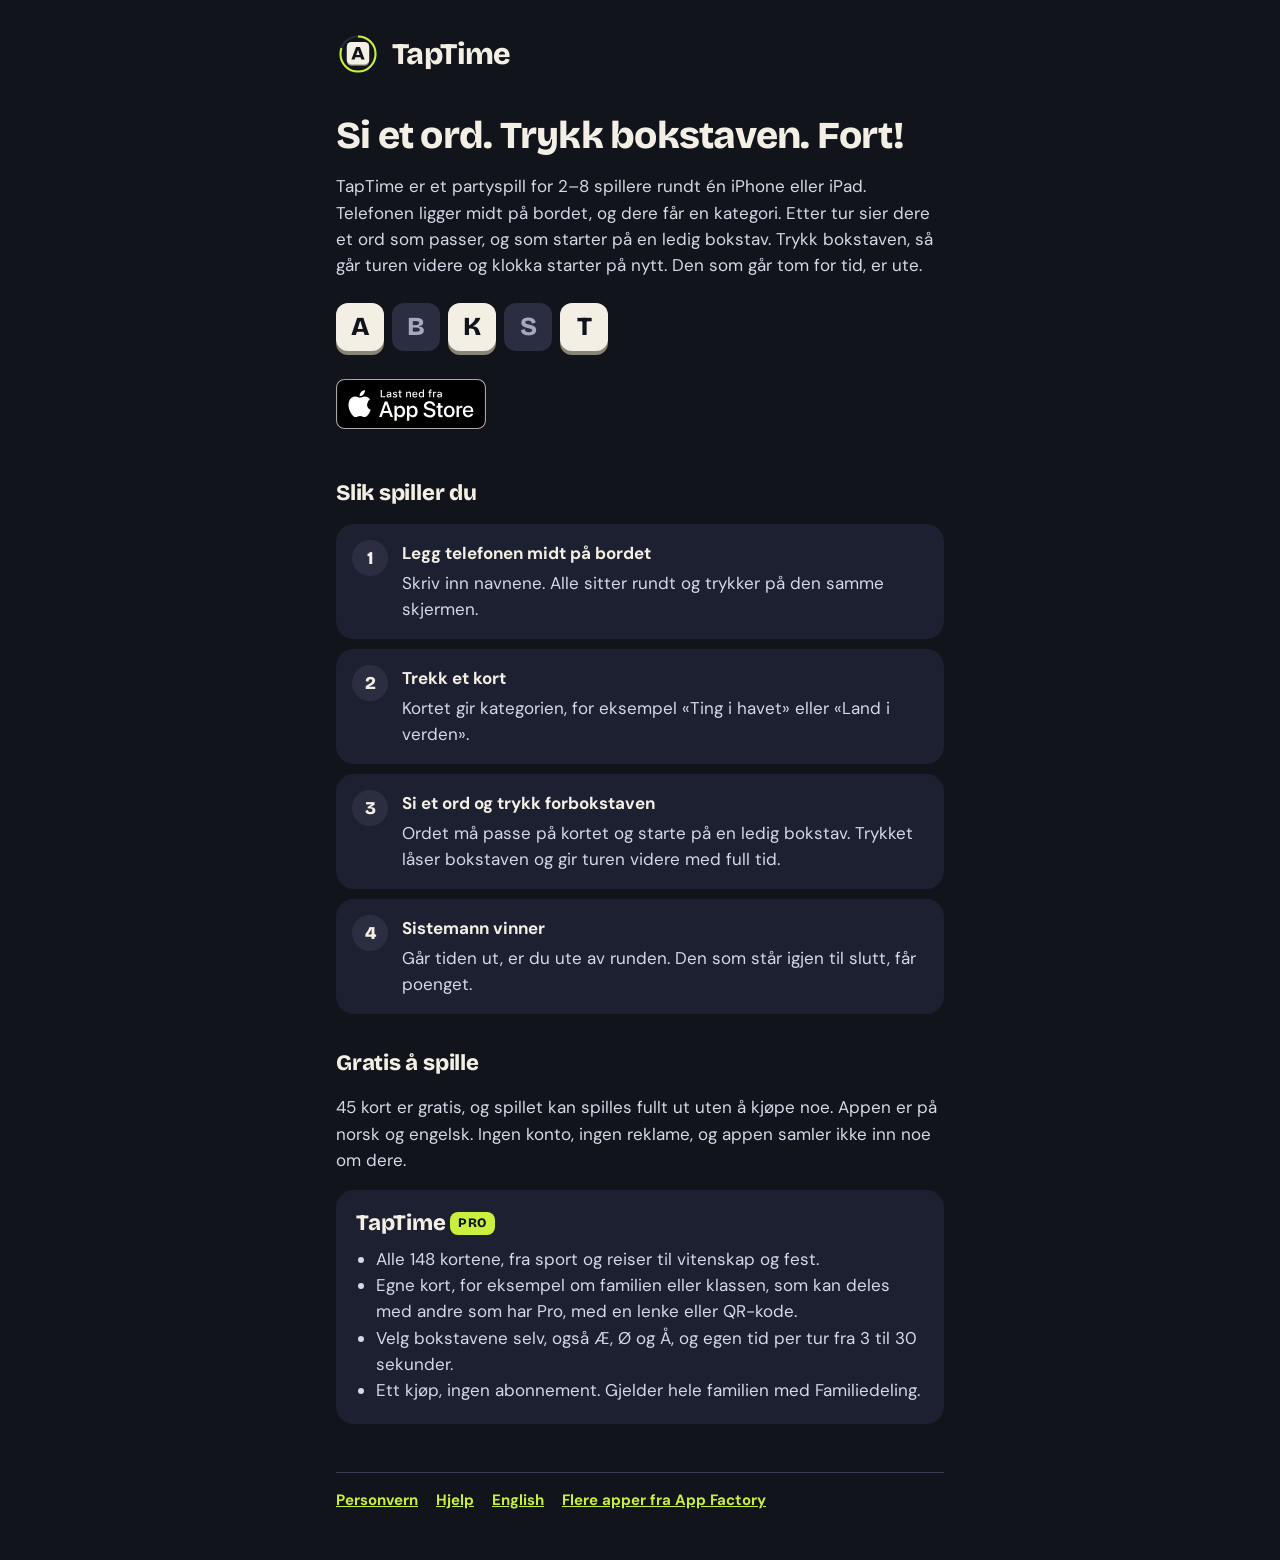
<file: index.html>
<!doctype html>
<html lang="nb">
<head>
<meta charset="utf-8">
<meta name="viewport" content="width=device-width, initial-scale=1">
<title>TapTime – Tenk fort!</title>
<meta name="description" content="Partyspill for 2–8 spillere rundt én iPhone eller iPad. Si et ord i kategorien, trykk en ledig bokstav, før tiden går ut.">
<meta name="theme-color" content="#12141C">
<link rel="icon" href="icon.png">
<link rel="apple-touch-icon" href="icon.png">
<link rel="alternate" hreflang="nb" href="./">
<link rel="alternate" hreflang="en" href="en/">
<link rel="alternate" hreflang="x-default" href="en/">
<link rel="stylesheet" href="style.css">
</head>
<body>
<main>
  <a class="brand" href="./"><svg viewBox="0 0 64 64" aria-hidden="true"><rect width="64" height="64" rx="14" fill="#12141C"/><circle cx="32" cy="32" r="25.5" fill="none" stroke="#262A3B" stroke-width="3"/><circle cx="32" cy="32" r="25.5" fill="none" stroke="#C8F03C" stroke-width="3" stroke-dasharray="128 160.2" transform="rotate(-90 32 32)"/><rect x="15.75" y="16.5" width="32.5" height="32.5" rx="6.5" fill="#8A8676"/><rect x="15.75" y="14.6" width="32.5" height="32.5" rx="6.5" fill="#F3EFE4"/><path fill="#12141C" fill-rule="evenodd" d="M22.4 39.9 L29.2 21.75 L34.8 21.75 L41.6 39.9 L36.9 39.9 L35.6 36.6 L28.3 36.6 L27.1 39.9 Z M29.4 33.3 L34.5 33.3 L32 26 Z"/></svg><span>TapTime</span></a>

  <h1>Si et ord. Trykk bokstaven. Fort!</h1>
  <p>TapTime er et partyspill for 2–8 spillere rundt én iPhone eller iPad. Telefonen ligger midt på bordet, og dere får en
    kategori. Etter tur sier dere et ord som passer, og som starter på en ledig bokstav. Trykk bokstaven, så går turen
    videre og klokka starter på nytt. Den som går tom for tid, er ute.</p>
  <div class="tiles" aria-hidden="true"><span>A</span><span class="used">B</span><span>K</span><span class="used">S</span><span>T</span></div>
  <a class="store-badge" href="https://apps.apple.com/app/id6826379785"><img src="appstore-no.svg" alt="Last ned TapTime i App Store" width="150" height="50"></a>

  <h2>Slik spiller du</h2>
  <ol class="steps">
    <li><b>Legg telefonen midt på bordet</b><span>Skriv inn navnene. Alle sitter rundt og trykker på den samme skjermen.</span></li>
    <li><b>Trekk et kort</b><span>Kortet gir kategorien, for eksempel «Ting i havet» eller «Land i verden».</span></li>
    <li><b>Si et ord og trykk forbokstaven</b><span>Ordet må passe på kortet og starte på en ledig bokstav. Trykket låser bokstaven og gir turen videre med full tid.</span></li>
    <li><b>Sistemann vinner</b><span>Går tiden ut, er du ute av runden. Den som står igjen til slutt, får poenget.</span></li>
  </ol>

  <h2>Gratis å spille</h2>
  <p>45 kort er gratis, og spillet kan spilles fullt ut uten å kjøpe noe. Appen er på norsk og engelsk. Ingen konto,
    ingen reklame, og appen samler ikke inn noe om dere.</p>

  <div class="pro">
    <h2>TapTime <span class="badge">Pro</span></h2>
    <ul>
      <li>Alle 148 kortene, fra sport og reiser til vitenskap og fest.</li>
      <li>Egne kort, for eksempel om familien eller klassen, som kan deles med andre som har Pro, med en lenke eller QR-kode.</li>
      <li>Velg bokstavene selv, også Æ, Ø og Å, og egen tid per tur fra 3 til 30 sekunder.</li>
      <li>Ett kjøp, ingen abonnement. Gjelder hele familien med Familiedeling.</li>
    </ul>
  </div>

  <footer>
    <a href="personvern/">Personvern</a>
    <a href="support/">Hjelp</a>
    <a href="en/" hreflang="en" lang="en">English</a>
    <a href="/">Flere apper fra App Factory</a>
  </footer>
</main>
</body>
</html>
</file>
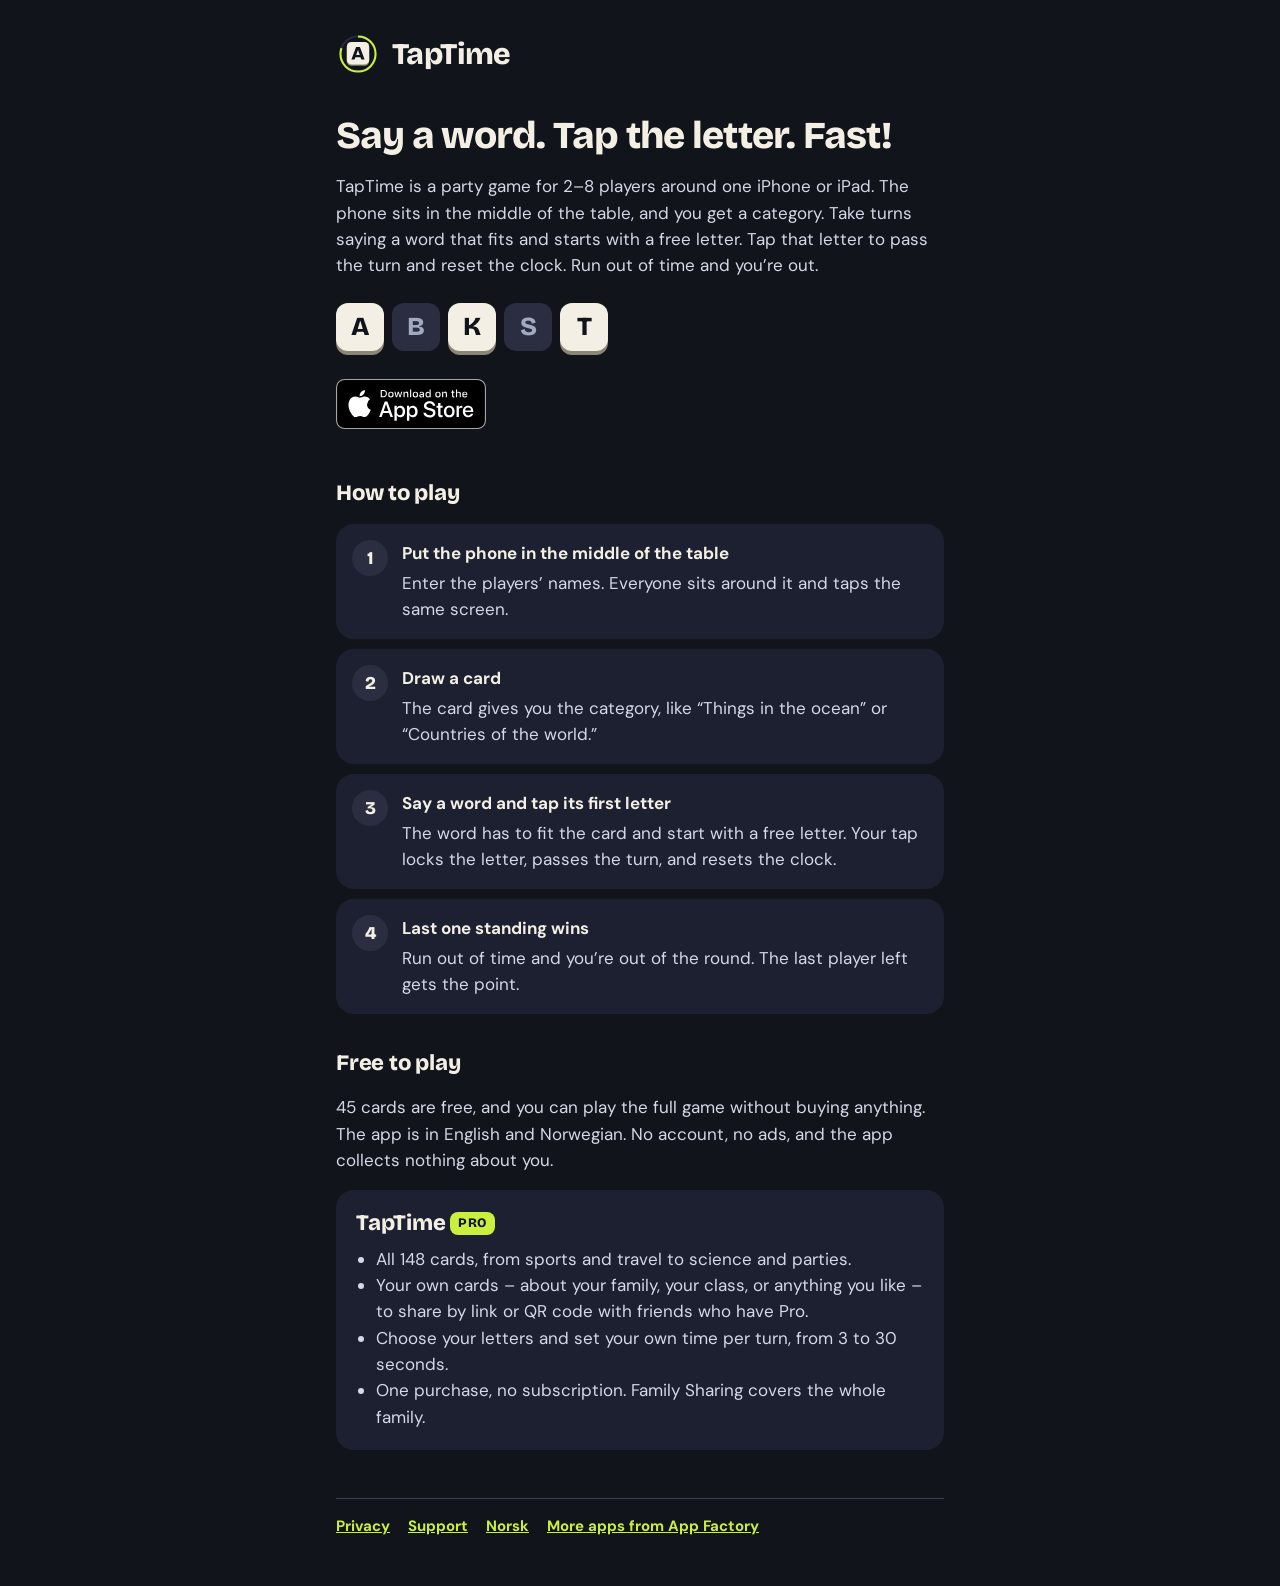
<file: en/index.html>
<!doctype html>
<html lang="en">
<head>
<meta charset="utf-8">
<meta name="viewport" content="width=device-width, initial-scale=1">
<title>TapTime – Quick thinking game!</title>
<meta name="description" content="A party game for 2–8 players around one iPhone or iPad. Say a word that fits the category and tap its first letter before time runs out.">
<meta name="theme-color" content="#12141C">
<link rel="icon" href="../icon.png">
<link rel="apple-touch-icon" href="../icon.png">
<link rel="alternate" hreflang="en" href="./">
<link rel="alternate" hreflang="nb" href="../">
<link rel="alternate" hreflang="x-default" href="../en/">
<link rel="stylesheet" href="../style.css">
</head>
<body>
<main>
  <a class="brand" href="../en/"><svg viewBox="0 0 64 64" aria-hidden="true"><rect width="64" height="64" rx="14" fill="#12141C"/><circle cx="32" cy="32" r="25.5" fill="none" stroke="#262A3B" stroke-width="3"/><circle cx="32" cy="32" r="25.5" fill="none" stroke="#C8F03C" stroke-width="3" stroke-dasharray="128 160.2" transform="rotate(-90 32 32)"/><rect x="15.75" y="16.5" width="32.5" height="32.5" rx="6.5" fill="#8A8676"/><rect x="15.75" y="14.6" width="32.5" height="32.5" rx="6.5" fill="#F3EFE4"/><path fill="#12141C" fill-rule="evenodd" d="M22.4 39.9 L29.2 21.75 L34.8 21.75 L41.6 39.9 L36.9 39.9 L35.6 36.6 L28.3 36.6 L27.1 39.9 Z M29.4 33.3 L34.5 33.3 L32 26 Z"/></svg><span>TapTime</span></a>

  <h1>Say a word. Tap the letter. Fast!</h1>
  <p>TapTime is a party game for 2–8 players around one iPhone or iPad. The phone sits in the middle of the table, and you get
    a category. Take turns saying a word that fits and starts with a free letter. Tap that letter to pass the turn and
    reset the clock. Run out of time and you’re out.</p>
  <div class="tiles" aria-hidden="true"><span>A</span><span class="used">B</span><span>K</span><span class="used">S</span><span>T</span></div>
  <a class="store-badge" href="https://apps.apple.com/app/id6826379785"><img src="../appstore-en.svg" alt="Download TapTime on the App Store" width="150" height="50"></a>

  <h2>How to play</h2>
  <ol class="steps">
    <li><b>Put the phone in the middle of the table</b><span>Enter the players’ names. Everyone sits around it and taps the same screen.</span></li>
    <li><b>Draw a card</b><span>The card gives you the category, like “Things in the ocean” or “Countries of the world.”</span></li>
    <li><b>Say a word and tap its first letter</b><span>The word has to fit the card and start with a free letter. Your tap locks the letter, passes the turn, and resets the clock.</span></li>
    <li><b>Last one standing wins</b><span>Run out of time and you’re out of the round. The last player left gets the point.</span></li>
  </ol>

  <h2>Free to play</h2>
  <p>45 cards are free, and you can play the full game without buying anything. The app is in English and Norwegian.
    No account, no ads, and the app collects nothing about you.</p>

  <div class="pro">
    <h2>TapTime <span class="badge">Pro</span></h2>
    <ul>
      <li>All 148 cards, from sports and travel to science and parties.</li>
      <li>Your own cards – about your family, your class, or anything you like – to share by link or QR code with friends who have Pro.</li>
      <li>Choose your letters and set your own time per turn, from 3 to 30 seconds.</li>
      <li>One purchase, no subscription. Family Sharing covers the whole family.</li>
    </ul>
  </div>

  <footer>
    <a href="../en/privacy/">Privacy</a>
    <a href="../en/support/">Support</a>
    <a href="../" hreflang="nb" lang="nb">Norsk</a>
    <a href="/en/">More apps from App Factory</a>
  </footer>
</main>
</body>
</html>
</file>
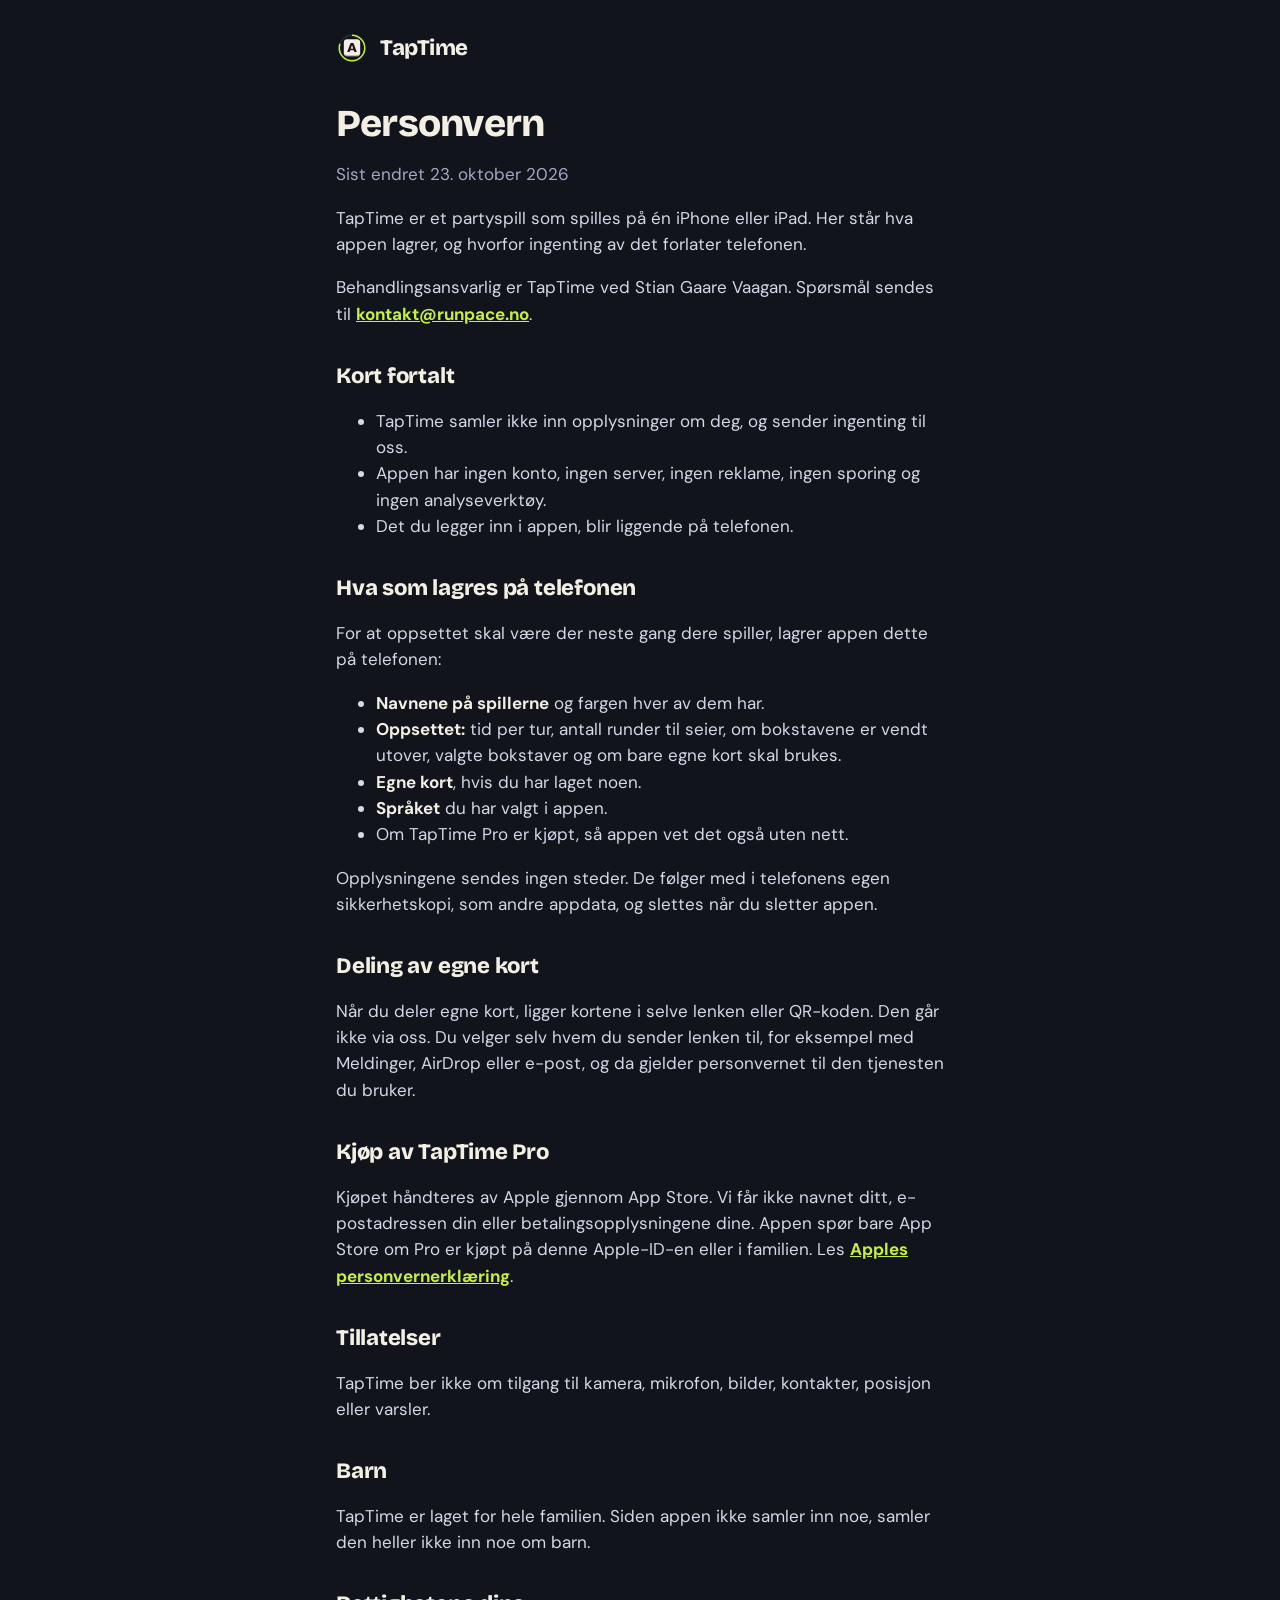
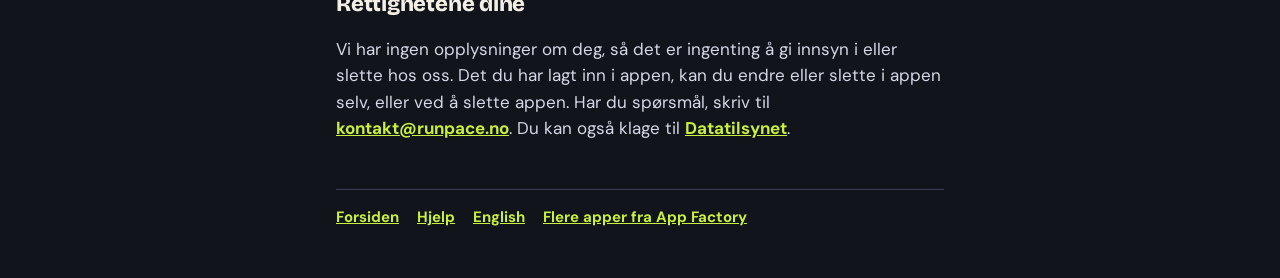
<file: personvern/index.html>
<!doctype html>
<html lang="nb">
<head>
<meta charset="utf-8">
<meta name="viewport" content="width=device-width, initial-scale=1">
<title>Personvern – TapTime</title>
<meta name="description" content="TapTime samler ikke inn opplysninger om deg. Her står hva appen lagrer på telefonen.">
<meta name="theme-color" content="#12141C">
<link rel="icon" href="../icon.png">
<link rel="apple-touch-icon" href="../icon.png">
<link rel="alternate" hreflang="nb" href="./">
<link rel="alternate" hreflang="en" href="../en/privacy/">
<link rel="alternate" hreflang="x-default" href="../en/privacy/">
<link rel="stylesheet" href="../style.css">
</head>
<body>
<main>
  <a class="brand small" href="../"><svg viewBox="0 0 64 64" aria-hidden="true"><rect width="64" height="64" rx="14" fill="#12141C"/><circle cx="32" cy="32" r="25.5" fill="none" stroke="#262A3B" stroke-width="3"/><circle cx="32" cy="32" r="25.5" fill="none" stroke="#C8F03C" stroke-width="3" stroke-dasharray="128 160.2" transform="rotate(-90 32 32)"/><rect x="15.75" y="16.5" width="32.5" height="32.5" rx="6.5" fill="#8A8676"/><rect x="15.75" y="14.6" width="32.5" height="32.5" rx="6.5" fill="#F3EFE4"/><path fill="#12141C" fill-rule="evenodd" d="M22.4 39.9 L29.2 21.75 L34.8 21.75 L41.6 39.9 L36.9 39.9 L35.6 36.6 L28.3 36.6 L27.1 39.9 Z M29.4 33.3 L34.5 33.3 L32 26 Z"/></svg><span>TapTime</span></a>
  <h1>Personvern</h1>
  <p class="muted">Sist endret 23. oktober 2026</p>

  <p>TapTime er et partyspill som spilles på én iPhone eller iPad. Her står hva appen lagrer, og hvorfor ingenting av det
    forlater telefonen.</p>
  <p>Behandlingsansvarlig er TapTime ved Stian Gaare Vaagan. Spørsmål sendes til
    <a href="mailto:kontakt@runpace.no">kontakt@runpace.no</a>.</p>

  <h2>Kort fortalt</h2>
  <ul>
    <li>TapTime samler ikke inn opplysninger om deg, og sender ingenting til oss.</li>
    <li>Appen har ingen konto, ingen server, ingen reklame, ingen sporing og ingen analyseverktøy.</li>
    <li>Det du legger inn i appen, blir liggende på telefonen.</li>
  </ul>

  <h2>Hva som lagres på telefonen</h2>
  <p>For at oppsettet skal være der neste gang dere spiller, lagrer appen dette på telefonen:</p>
  <ul>
    <li><strong>Navnene på spillerne</strong> og fargen hver av dem har.</li>
    <li><strong>Oppsettet:</strong> tid per tur, antall runder til seier, om bokstavene er vendt utover, valgte
      bokstaver og om bare egne kort skal brukes.</li>
    <li><strong>Egne kort</strong>, hvis du har laget noen.</li>
    <li><strong>Språket</strong> du har valgt i appen.</li>
    <li>Om TapTime Pro er kjøpt, så appen vet det også uten nett.</li>
  </ul>
  <p>Opplysningene sendes ingen steder. De følger med i telefonens egen sikkerhetskopi, som andre appdata, og
    slettes når du sletter appen.</p>

  <h2>Deling av egne kort</h2>
  <p>Når du deler egne kort, ligger kortene i selve lenken eller QR-koden. Den går ikke via oss. Du velger selv hvem
    du sender lenken til, for eksempel med Meldinger, AirDrop eller e-post, og da gjelder personvernet til den
    tjenesten du bruker.</p>

  <h2>Kjøp av TapTime Pro</h2>
  <p>Kjøpet håndteres av Apple gjennom App Store. Vi får ikke navnet ditt, e-postadressen din eller
    betalingsopplysningene dine. Appen spør bare App Store om Pro er kjøpt på denne Apple-ID-en eller i familien. Les
    <a href="https://www.apple.com/no/legal/privacy/">Apples personvernerklæring</a>.</p>

  <h2>Tillatelser</h2>
  <p>TapTime ber ikke om tilgang til kamera, mikrofon, bilder, kontakter, posisjon eller varsler.</p>

  <h2>Barn</h2>
  <p>TapTime er laget for hele familien. Siden appen ikke samler inn noe, samler den heller ikke inn noe om barn.</p>

  <h2>Rettighetene dine</h2>
  <p>Vi har ingen opplysninger om deg, så det er ingenting å gi innsyn i eller slette hos oss. Det du har lagt inn i
    appen, kan du endre eller slette i appen selv, eller ved å slette appen. Har du spørsmål, skriv til
    <a href="mailto:kontakt@runpace.no">kontakt@runpace.no</a>. Du kan også klage til
    <a href="https://www.datatilsynet.no">Datatilsynet</a>.</p>

  <footer>
    <a href="../">Forsiden</a>
    <a href="../support/">Hjelp</a>
    <a href="../en/privacy/" hreflang="en" lang="en">English</a>
    <a href="/">Flere apper fra App Factory</a>
  </footer>
</main>
</body>
</html>
</file>
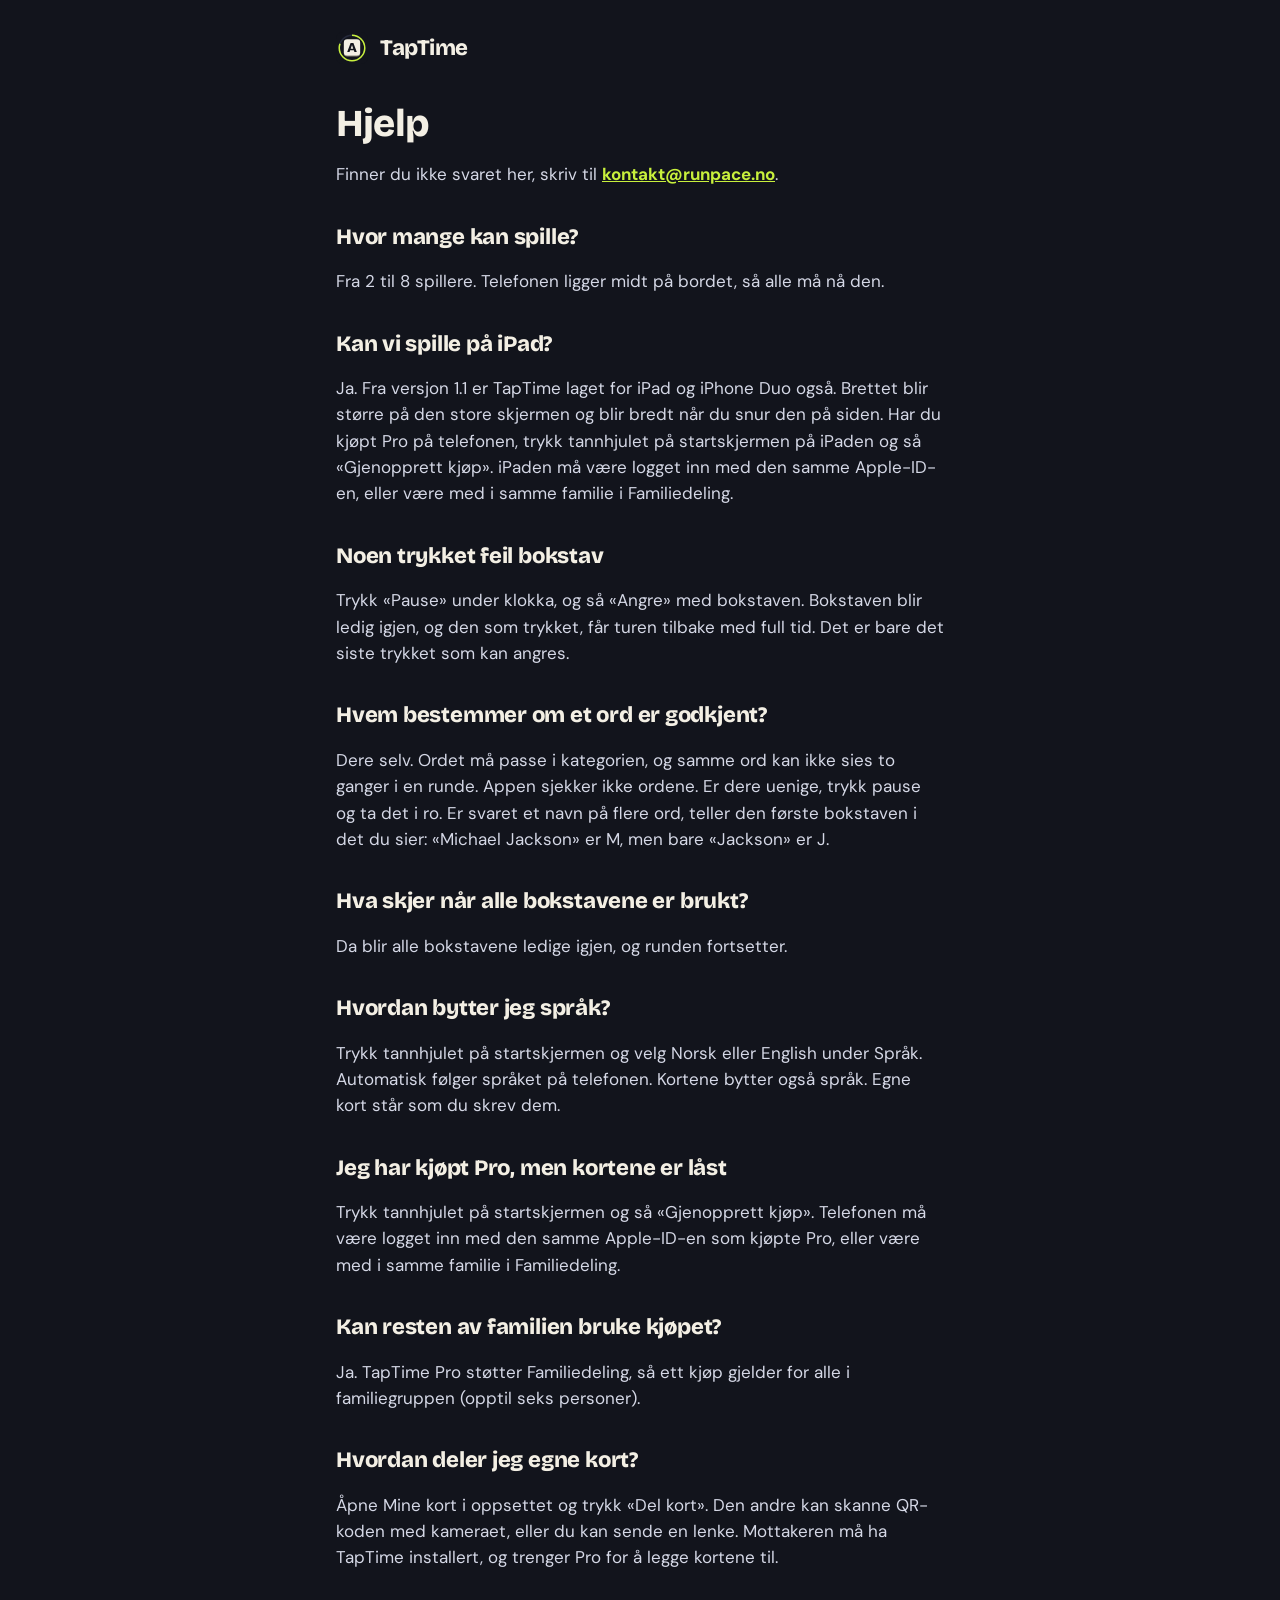
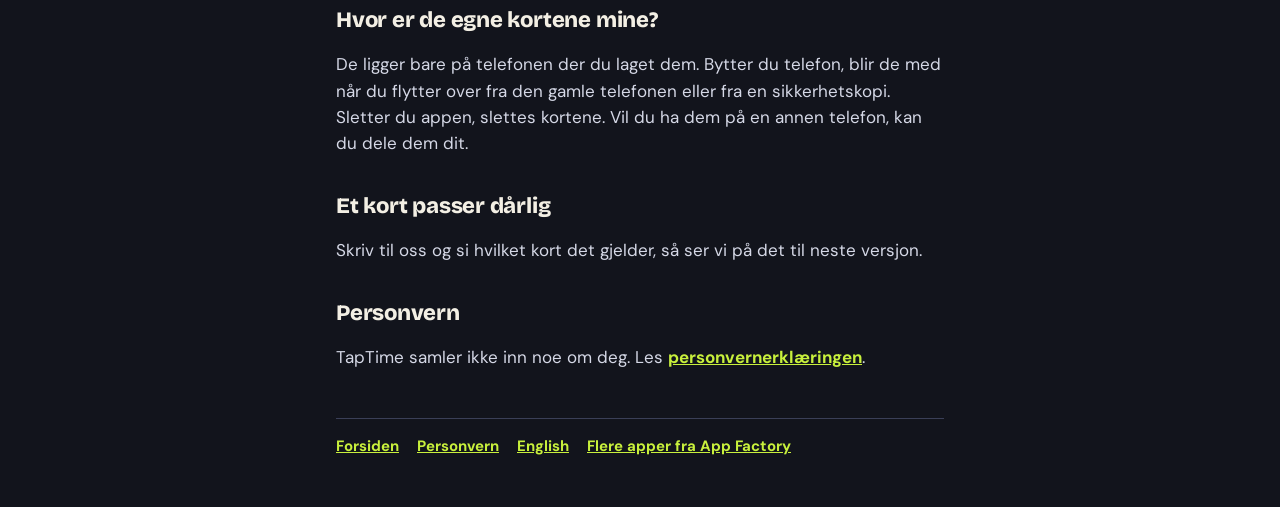
<file: support/index.html>
<!doctype html>
<html lang="nb">
<head>
<meta charset="utf-8">
<meta name="viewport" content="width=device-width, initial-scale=1">
<title>Hjelp – TapTime</title>
<meta name="description" content="Svar på vanlige spørsmål om TapTime, og hvordan du kontakter oss.">
<meta name="theme-color" content="#12141C">
<link rel="icon" href="../icon.png">
<link rel="apple-touch-icon" href="../icon.png">
<link rel="alternate" hreflang="nb" href="./">
<link rel="alternate" hreflang="en" href="../en/support/">
<link rel="alternate" hreflang="x-default" href="../en/support/">
<link rel="stylesheet" href="../style.css">
</head>
<body>
<main>
  <a class="brand small" href="../"><svg viewBox="0 0 64 64" aria-hidden="true"><rect width="64" height="64" rx="14" fill="#12141C"/><circle cx="32" cy="32" r="25.5" fill="none" stroke="#262A3B" stroke-width="3"/><circle cx="32" cy="32" r="25.5" fill="none" stroke="#C8F03C" stroke-width="3" stroke-dasharray="128 160.2" transform="rotate(-90 32 32)"/><rect x="15.75" y="16.5" width="32.5" height="32.5" rx="6.5" fill="#8A8676"/><rect x="15.75" y="14.6" width="32.5" height="32.5" rx="6.5" fill="#F3EFE4"/><path fill="#12141C" fill-rule="evenodd" d="M22.4 39.9 L29.2 21.75 L34.8 21.75 L41.6 39.9 L36.9 39.9 L35.6 36.6 L28.3 36.6 L27.1 39.9 Z M29.4 33.3 L34.5 33.3 L32 26 Z"/></svg><span>TapTime</span></a>
  <h1>Hjelp</h1>
  <p>Finner du ikke svaret her, skriv til <a href="mailto:kontakt@runpace.no">kontakt@runpace.no</a>.</p>

  <h2>Hvor mange kan spille?</h2>
  <p>Fra 2 til 8 spillere. Telefonen ligger midt på bordet, så alle må nå den.</p>

  <h2>Kan vi spille på iPad?</h2>
  <p>Ja. Fra versjon 1.1 er TapTime laget for iPad og iPhone Duo også. Brettet blir større på den store skjermen og
    blir bredt når du snur den på siden. Har du kjøpt Pro på telefonen, trykk tannhjulet på startskjermen på iPaden og
    så «Gjenopprett kjøp». iPaden må være logget inn med den samme Apple-ID-en, eller være med i samme familie i
    Familiedeling.</p>

  <h2>Noen trykket feil bokstav</h2>
  <p>Trykk «Pause» under klokka, og så «Angre» med bokstaven. Bokstaven blir ledig igjen, og den som trykket, får turen tilbake med
    full tid. Det er bare det siste trykket som kan angres.</p>

  <h2>Hvem bestemmer om et ord er godkjent?</h2>
  <p>Dere selv. Ordet må passe i kategorien, og samme ord kan ikke sies to ganger i en runde. Appen sjekker ikke
    ordene. Er dere uenige, trykk pause og ta det i ro. Er svaret et navn på flere ord, teller den første bokstaven i
    det du sier: «Michael Jackson» er M, men bare «Jackson» er J.</p>

  <h2>Hva skjer når alle bokstavene er brukt?</h2>
  <p>Da blir alle bokstavene ledige igjen, og runden fortsetter.</p>

  <h2>Hvordan bytter jeg språk?</h2>
  <p>Trykk tannhjulet på startskjermen og velg Norsk eller English under Språk. Automatisk følger språket på telefonen.
    Kortene bytter også språk. Egne kort står som du skrev dem.</p>

  <h2>Jeg har kjøpt Pro, men kortene er låst</h2>
  <p>Trykk tannhjulet på startskjermen og så «Gjenopprett kjøp». Telefonen må være logget inn med den samme Apple-ID-en
    som kjøpte Pro, eller være med i samme familie i Familiedeling.</p>

  <h2>Kan resten av familien bruke kjøpet?</h2>
  <p>Ja. TapTime Pro støtter Familiedeling, så ett kjøp gjelder for alle i familiegruppen (opptil seks personer).</p>

  <h2>Hvordan deler jeg egne kort?</h2>
  <p>Åpne Mine kort i oppsettet og trykk «Del kort». Den andre kan skanne QR-koden med kameraet, eller du kan sende en
    lenke. Mottakeren må ha TapTime installert, og trenger Pro for å legge kortene til.</p>

  <h2>Hvor er de egne kortene mine?</h2>
  <p>De ligger bare på telefonen der du laget dem. Bytter du telefon, blir de med når du flytter over fra den gamle
    telefonen eller fra en sikkerhetskopi. Sletter du appen, slettes kortene. Vil du ha dem på en annen telefon, kan du
    dele dem dit.</p>

  <h2>Et kort passer dårlig</h2>
  <p>Skriv til oss og si hvilket kort det gjelder, så ser vi på det til neste versjon.</p>

  <h2>Personvern</h2>
  <p>TapTime samler ikke inn noe om deg. Les <a href="../personvern/">personvernerklæringen</a>.</p>

  <footer>
    <a href="../">Forsiden</a>
    <a href="../personvern/">Personvern</a>
    <a href="../en/support/" hreflang="en" lang="en">English</a>
    <a href="/">Flere apper fra App Factory</a>
  </footer>
</main>
</body>
</html>
</file>
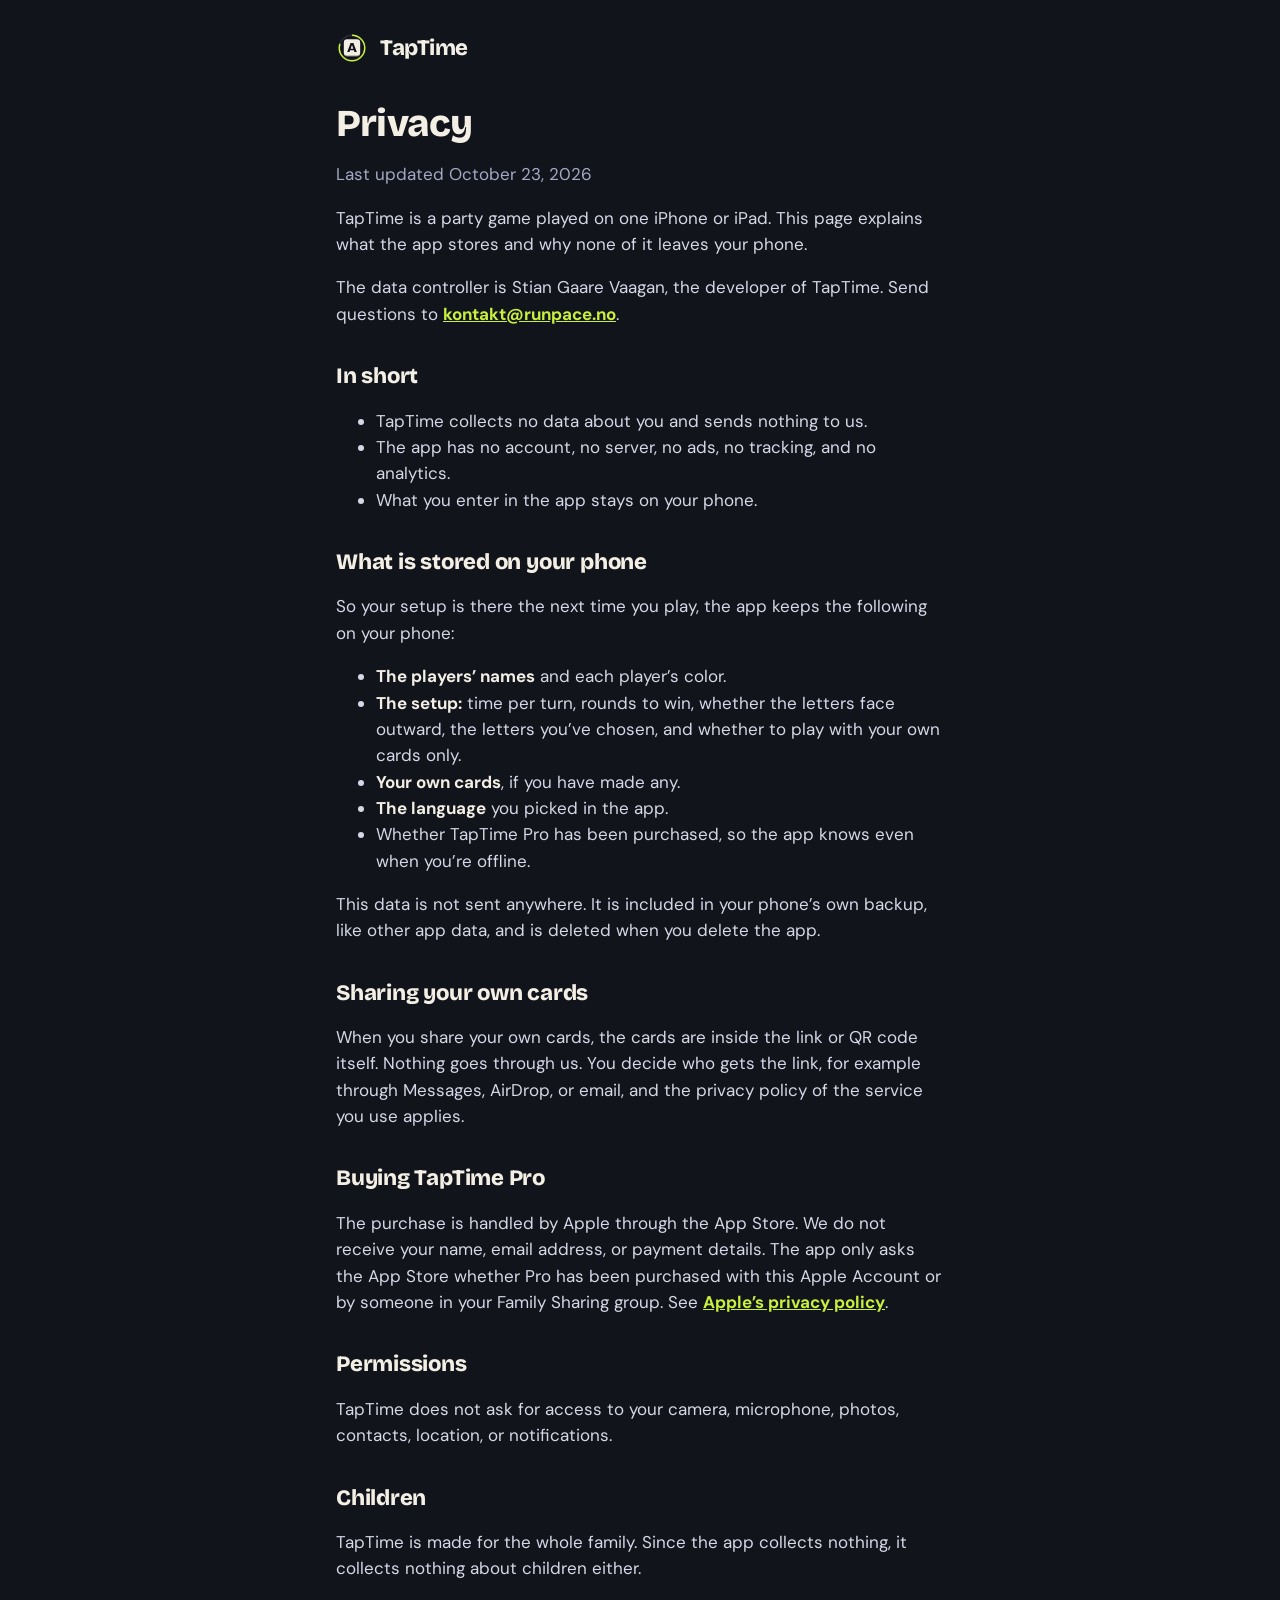
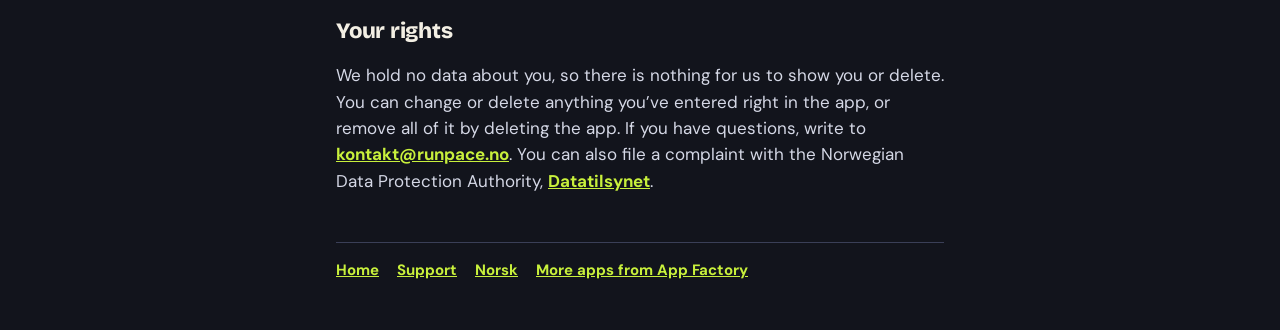
<file: en/privacy/index.html>
<!doctype html>
<html lang="en">
<head>
<meta charset="utf-8">
<meta name="viewport" content="width=device-width, initial-scale=1">
<title>Privacy – TapTime</title>
<meta name="description" content="TapTime collects no data about you. This is what the app stores on your phone.">
<meta name="theme-color" content="#12141C">
<link rel="icon" href="../../icon.png">
<link rel="apple-touch-icon" href="../../icon.png">
<link rel="alternate" hreflang="en" href="./">
<link rel="alternate" hreflang="nb" href="../../personvern/">
<link rel="alternate" hreflang="x-default" href="../../en/privacy/">
<link rel="stylesheet" href="../../style.css">
</head>
<body>
<main>
  <a class="brand small" href="../../en/"><svg viewBox="0 0 64 64" aria-hidden="true"><rect width="64" height="64" rx="14" fill="#12141C"/><circle cx="32" cy="32" r="25.5" fill="none" stroke="#262A3B" stroke-width="3"/><circle cx="32" cy="32" r="25.5" fill="none" stroke="#C8F03C" stroke-width="3" stroke-dasharray="128 160.2" transform="rotate(-90 32 32)"/><rect x="15.75" y="16.5" width="32.5" height="32.5" rx="6.5" fill="#8A8676"/><rect x="15.75" y="14.6" width="32.5" height="32.5" rx="6.5" fill="#F3EFE4"/><path fill="#12141C" fill-rule="evenodd" d="M22.4 39.9 L29.2 21.75 L34.8 21.75 L41.6 39.9 L36.9 39.9 L35.6 36.6 L28.3 36.6 L27.1 39.9 Z M29.4 33.3 L34.5 33.3 L32 26 Z"/></svg><span>TapTime</span></a>
  <h1>Privacy</h1>
  <p class="muted">Last updated October 23, 2026</p>

  <p>TapTime is a party game played on one iPhone or iPad. This page explains what the app stores and why none of it leaves
    your phone.</p>
  <p>The data controller is Stian Gaare Vaagan, the developer of TapTime. Send questions to
    <a href="mailto:kontakt@runpace.no">kontakt@runpace.no</a>.</p>

  <h2>In short</h2>
  <ul>
    <li>TapTime collects no data about you and sends nothing to us.</li>
    <li>The app has no account, no server, no ads, no tracking, and no analytics.</li>
    <li>What you enter in the app stays on your phone.</li>
  </ul>

  <h2>What is stored on your phone</h2>
  <p>So your setup is there the next time you play, the app keeps the following on your phone:</p>
  <ul>
    <li><strong>The players’ names</strong> and each player’s color.</li>
    <li><strong>The setup:</strong> time per turn, rounds to win, whether the letters face outward, the letters
      you’ve chosen, and whether to play with your own cards only.</li>
    <li><strong>Your own cards</strong>, if you have made any.</li>
    <li><strong>The language</strong> you picked in the app.</li>
    <li>Whether TapTime Pro has been purchased, so the app knows even when you’re offline.</li>
  </ul>
  <p>This data is not sent anywhere. It is included in your phone’s own backup, like other app data, and is deleted
    when you delete the app.</p>

  <h2>Sharing your own cards</h2>
  <p>When you share your own cards, the cards are inside the link or QR code itself. Nothing goes through us. You
    decide who gets the link, for example through Messages, AirDrop, or email, and the privacy policy of the service
    you use applies.</p>

  <h2>Buying TapTime Pro</h2>
  <p>The purchase is handled by Apple through the App Store. We do not receive your name, email address, or payment
    details. The app only asks the App Store whether Pro has been purchased with this Apple Account or by someone in your
    Family Sharing group.
    See <a href="https://www.apple.com/legal/privacy/">Apple’s privacy policy</a>.</p>

  <h2>Permissions</h2>
  <p>TapTime does not ask for access to your camera, microphone, photos, contacts, location, or notifications.</p>

  <h2>Children</h2>
  <p>TapTime is made for the whole family. Since the app collects nothing, it collects nothing about children
    either.</p>

  <h2>Your rights</h2>
  <p>We hold no data about you, so there is nothing for us to show you or delete. You can change or delete anything you’ve
    entered right in the app, or remove all of it by deleting the app. If you have questions, write to
    <a href="mailto:kontakt@runpace.no">kontakt@runpace.no</a>. You can also file a complaint with the Norwegian Data
    Protection Authority, <a href="https://www.datatilsynet.no/en/">Datatilsynet</a>.</p>

  <footer>
    <a href="../../en/">Home</a>
    <a href="../../en/support/">Support</a>
    <a href="../../personvern/" hreflang="nb" lang="nb">Norsk</a>
    <a href="/en/">More apps from App Factory</a>
  </footer>
</main>
</body>
</html>
</file>
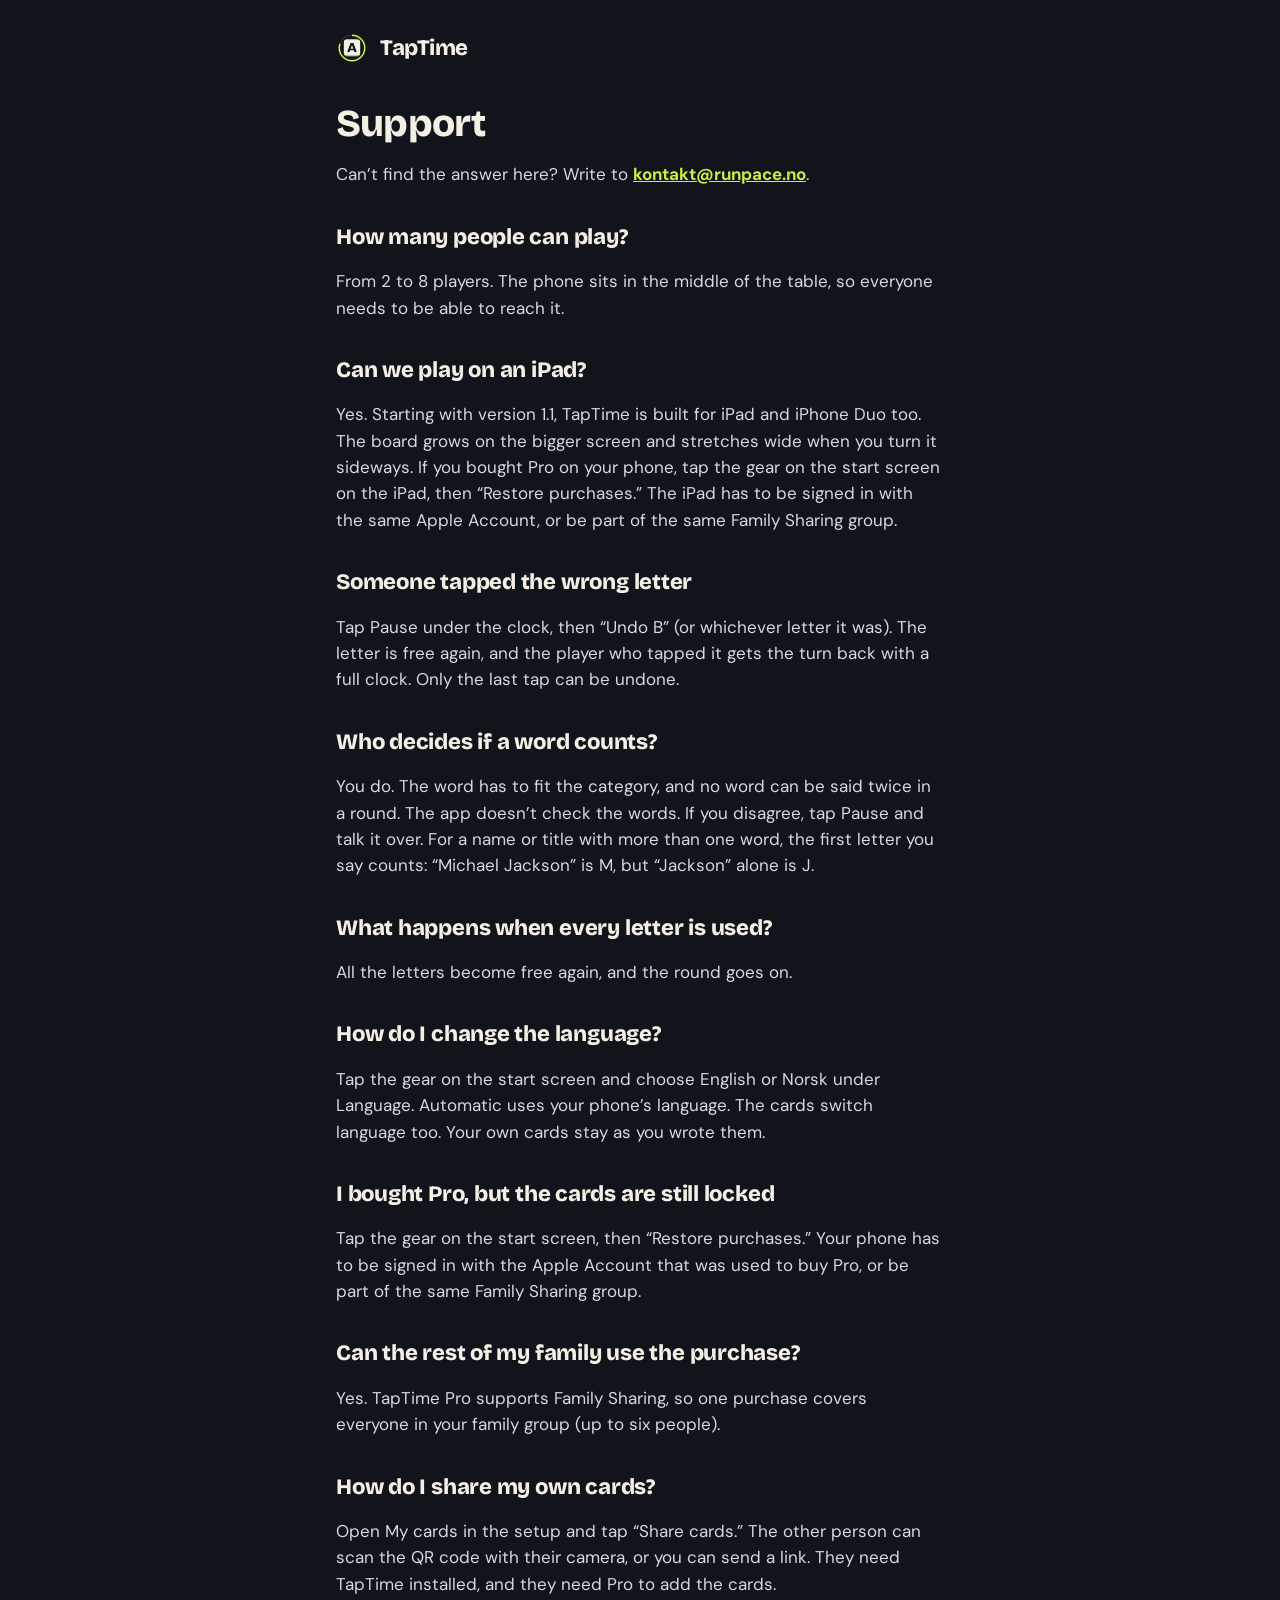
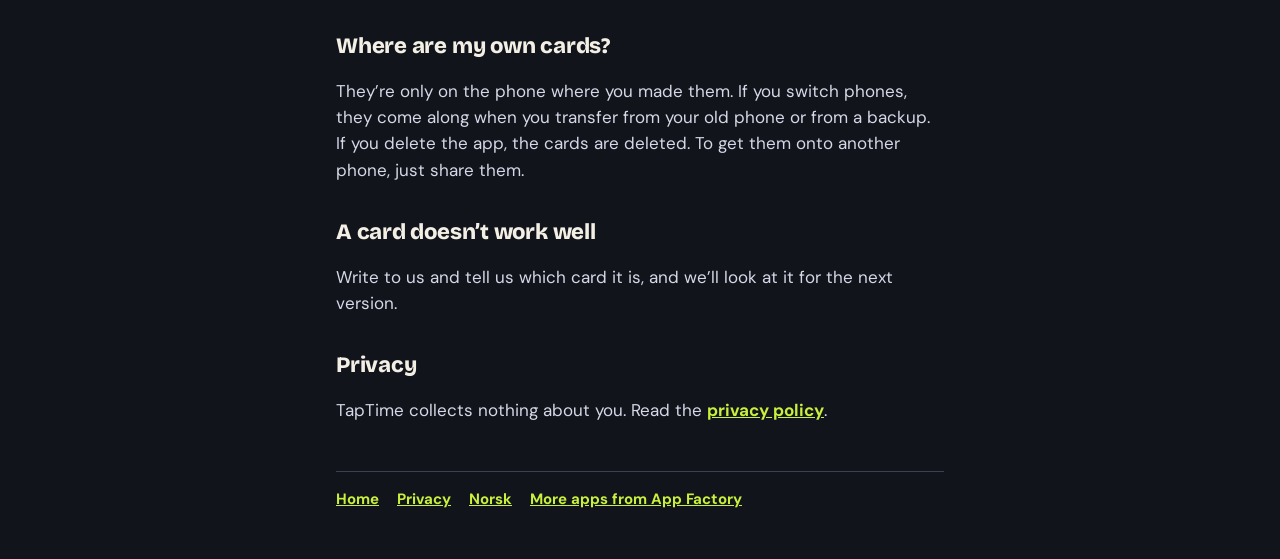
<file: en/support/index.html>
<!doctype html>
<html lang="en">
<head>
<meta charset="utf-8">
<meta name="viewport" content="width=device-width, initial-scale=1">
<title>Support – TapTime</title>
<meta name="description" content="Answers to common questions about TapTime, and how to contact us.">
<meta name="theme-color" content="#12141C">
<link rel="icon" href="../../icon.png">
<link rel="apple-touch-icon" href="../../icon.png">
<link rel="alternate" hreflang="en" href="./">
<link rel="alternate" hreflang="nb" href="../../support/">
<link rel="alternate" hreflang="x-default" href="../../en/support/">
<link rel="stylesheet" href="../../style.css">
</head>
<body>
<main>
  <a class="brand small" href="../../en/"><svg viewBox="0 0 64 64" aria-hidden="true"><rect width="64" height="64" rx="14" fill="#12141C"/><circle cx="32" cy="32" r="25.5" fill="none" stroke="#262A3B" stroke-width="3"/><circle cx="32" cy="32" r="25.5" fill="none" stroke="#C8F03C" stroke-width="3" stroke-dasharray="128 160.2" transform="rotate(-90 32 32)"/><rect x="15.75" y="16.5" width="32.5" height="32.5" rx="6.5" fill="#8A8676"/><rect x="15.75" y="14.6" width="32.5" height="32.5" rx="6.5" fill="#F3EFE4"/><path fill="#12141C" fill-rule="evenodd" d="M22.4 39.9 L29.2 21.75 L34.8 21.75 L41.6 39.9 L36.9 39.9 L35.6 36.6 L28.3 36.6 L27.1 39.9 Z M29.4 33.3 L34.5 33.3 L32 26 Z"/></svg><span>TapTime</span></a>
  <h1>Support</h1>
  <p>Can’t find the answer here? Write to <a href="mailto:kontakt@runpace.no">kontakt@runpace.no</a>.</p>

  <h2>How many people can play?</h2>
  <p>From 2 to 8 players. The phone sits in the middle of the table, so everyone needs to be able to reach it.</p>

  <h2>Can we play on an iPad?</h2>
  <p>Yes. Starting with version 1.1, TapTime is built for iPad and iPhone Duo too. The board grows on the bigger screen
    and stretches wide when you turn it sideways. If you bought Pro on your phone, tap the gear on the start screen on
    the iPad, then “Restore purchases.” The iPad has to be signed in with the same Apple Account, or be part of the
    same Family Sharing group.</p>

  <h2>Someone tapped the wrong letter</h2>
  <p>Tap Pause under the clock, then “Undo B” (or whichever letter it was). The letter is free again,
    and the player who tapped it gets the turn back with a full clock. Only the last tap can be undone.</p>

  <h2>Who decides if a word counts?</h2>
  <p>You do. The word has to fit the category, and no word can be said twice in a round. The app doesn’t check the
    words. If you disagree, tap Pause and talk it over. For a name or title with more than one word, the first letter
    you say counts: “Michael Jackson” is M, but “Jackson” alone is J.</p>

  <h2>What happens when every letter is used?</h2>
  <p>All the letters become free again, and the round goes on.</p>

  <h2>How do I change the language?</h2>
  <p>Tap the gear on the start screen and choose English or Norsk under Language. Automatic uses your phone’s
    language. The cards switch language too. Your own cards stay as you wrote them.</p>

  <h2>I bought Pro, but the cards are still locked</h2>
  <p>Tap the gear on the start screen, then “Restore purchases.” Your phone has to be signed in with the Apple Account
    that was used to buy Pro, or be part of the same Family Sharing group.</p>

  <h2>Can the rest of my family use the purchase?</h2>
  <p>Yes. TapTime Pro supports Family Sharing, so one purchase covers everyone in your family group (up to six
    people).</p>

  <h2>How do I share my own cards?</h2>
  <p>Open My cards in the setup and tap “Share cards.” The other person can scan the QR code with their camera, or you
    can send a link. They need TapTime installed, and they need Pro to add the cards.</p>

  <h2>Where are my own cards?</h2>
  <p>They’re only on the phone where you made them. If you switch phones, they come along when you transfer from your
    old phone or from a backup. If you delete the app, the cards are deleted. To get them onto another phone, just share
    them.</p>

  <h2>A card doesn’t work well</h2>
  <p>Write to us and tell us which card it is, and we’ll look at it for the next version.</p>

  <h2>Privacy</h2>
  <p>TapTime collects nothing about you. Read the <a href="../privacy/">privacy policy</a>.</p>

  <footer>
    <a href="../../en/">Home</a>
    <a href="../../en/privacy/">Privacy</a>
    <a href="../../support/" hreflang="nb" lang="nb">Norsk</a>
    <a href="/en/">More apps from App Factory</a>
  </footer>
</main>
</body>
</html>
</file>
<file: style.css>
/* Fargene og fontene er appens egne (App/Theme.swift i appen). */
@font-face { font-family: "Bricolage"; font-weight: 700; src: url("fonts/BricolageGrotesque-Bold.woff2") format("woff2"); font-display: swap; }
@font-face { font-family: "Bricolage"; font-weight: 800; src: url("fonts/BricolageGrotesque-ExtraBold.woff2") format("woff2"); font-display: swap; }
@font-face { font-family: "DM Sans"; font-weight: 400; src: url("fonts/DMSans-Regular.woff2") format("woff2"); font-display: swap; }
@font-face { font-family: "DM Sans"; font-weight: 700; src: url("fonts/DMSans-Bold.woff2") format("woff2"); font-display: swap; }

:root {
  --ink: #12141C;
  --surface: #1D2030;
  --surface-2: #2A2E40;
  --line: #3A3F57;
  --paper: #F3EFE4;
  --paper-shadow: #8A8676;
  --soft: #D5D8E6;
  --muted: #A3A8C3;
  --accent: #C8F03C;
  color-scheme: dark;
}

* { box-sizing: border-box; }

html { -webkit-text-size-adjust: 100%; }

body {
  margin: 0;
  background: var(--ink);
  color: var(--soft);
  font: 400 17px/1.55 "DM Sans", -apple-system, system-ui, sans-serif;
}

main { max-width: 640px; margin: 0 auto; padding: 32px 16px 48px; }

.brand { display: inline-flex; align-items: center; gap: 12px; text-decoration: none; color: var(--paper); }
.brand svg { width: 44px; height: 44px; flex: none; }
.brand span { font: 800 30px/1 "Bricolage", sans-serif; letter-spacing: -0.02em; }
.brand.small svg { width: 32px; height: 32px; }
.brand.small span { font-size: 22px; }

h1 { color: var(--paper); font: 800 38px/1.08 "Bricolage", sans-serif; letter-spacing: -0.02em; margin: 32px 0 12px; }
h2 { color: var(--paper); font: 800 22px/1.25 "Bricolage", sans-serif; letter-spacing: -0.01em; margin: 36px 0 8px; }
strong, b { color: var(--paper); font-weight: 700; }
a { color: var(--accent); font-weight: 700; }
.muted { color: var(--muted); }

.store-badge {
  display: inline-block;
  margin: 24px 0 8px;
  line-height: 0;
}
.store-badge img { height: 50px; width: auto; display: block; }
.store-badge:hover { opacity: 0.85; }

.tiles { display: flex; gap: 8px; margin: 24px 0 4px; }
.tiles span {
  width: 48px; height: 48px;
  border-radius: 12px;
  background: var(--paper);
  box-shadow: 0 4px 0 var(--paper-shadow);
  color: var(--ink);
  font: 800 26px/48px "Bricolage", sans-serif;
  text-align: center;
}
.tiles span.used { background: var(--surface-2); box-shadow: none; color: var(--muted); }

ol.steps { list-style: none; padding: 0; margin: 16px 0 0; display: grid; gap: 10px; }
ol.steps li {
  counter-increment: step;
  display: grid;
  grid-template-columns: 36px 1fr;
  gap: 4px 14px;
  background: var(--surface);
  border-radius: 18px;
  padding: 16px;
}
ol.steps li::before {
  content: counter(step);
  grid-row: span 2;
  width: 36px; height: 36px;
  border-radius: 50%;
  background: var(--surface-2);
  color: var(--paper);
  font: 800 18px/36px "Bricolage", sans-serif;
  text-align: center;
}

.pro {
  background: var(--surface);
  border-radius: 18px;
  padding: 20px;
  margin: 16px 0;
}
.badge {
  display: inline-block;
  background: var(--accent);
  color: var(--ink);
  font: 800 13px/1 "Bricolage", sans-serif;
  letter-spacing: 0.04em;
  text-transform: uppercase;
  border-radius: 8px;
  padding: 5px 8px;
  vertical-align: 3px;
}
.pro h2 { margin-top: 0; }
.pro ul { margin: 8px 0 0; padding-left: 20px; }

footer { margin-top: 48px; padding-top: 16px; border-top: 1px solid var(--line); font-size: 15px; display: flex; flex-wrap: wrap; gap: 8px 18px; }
</file>
